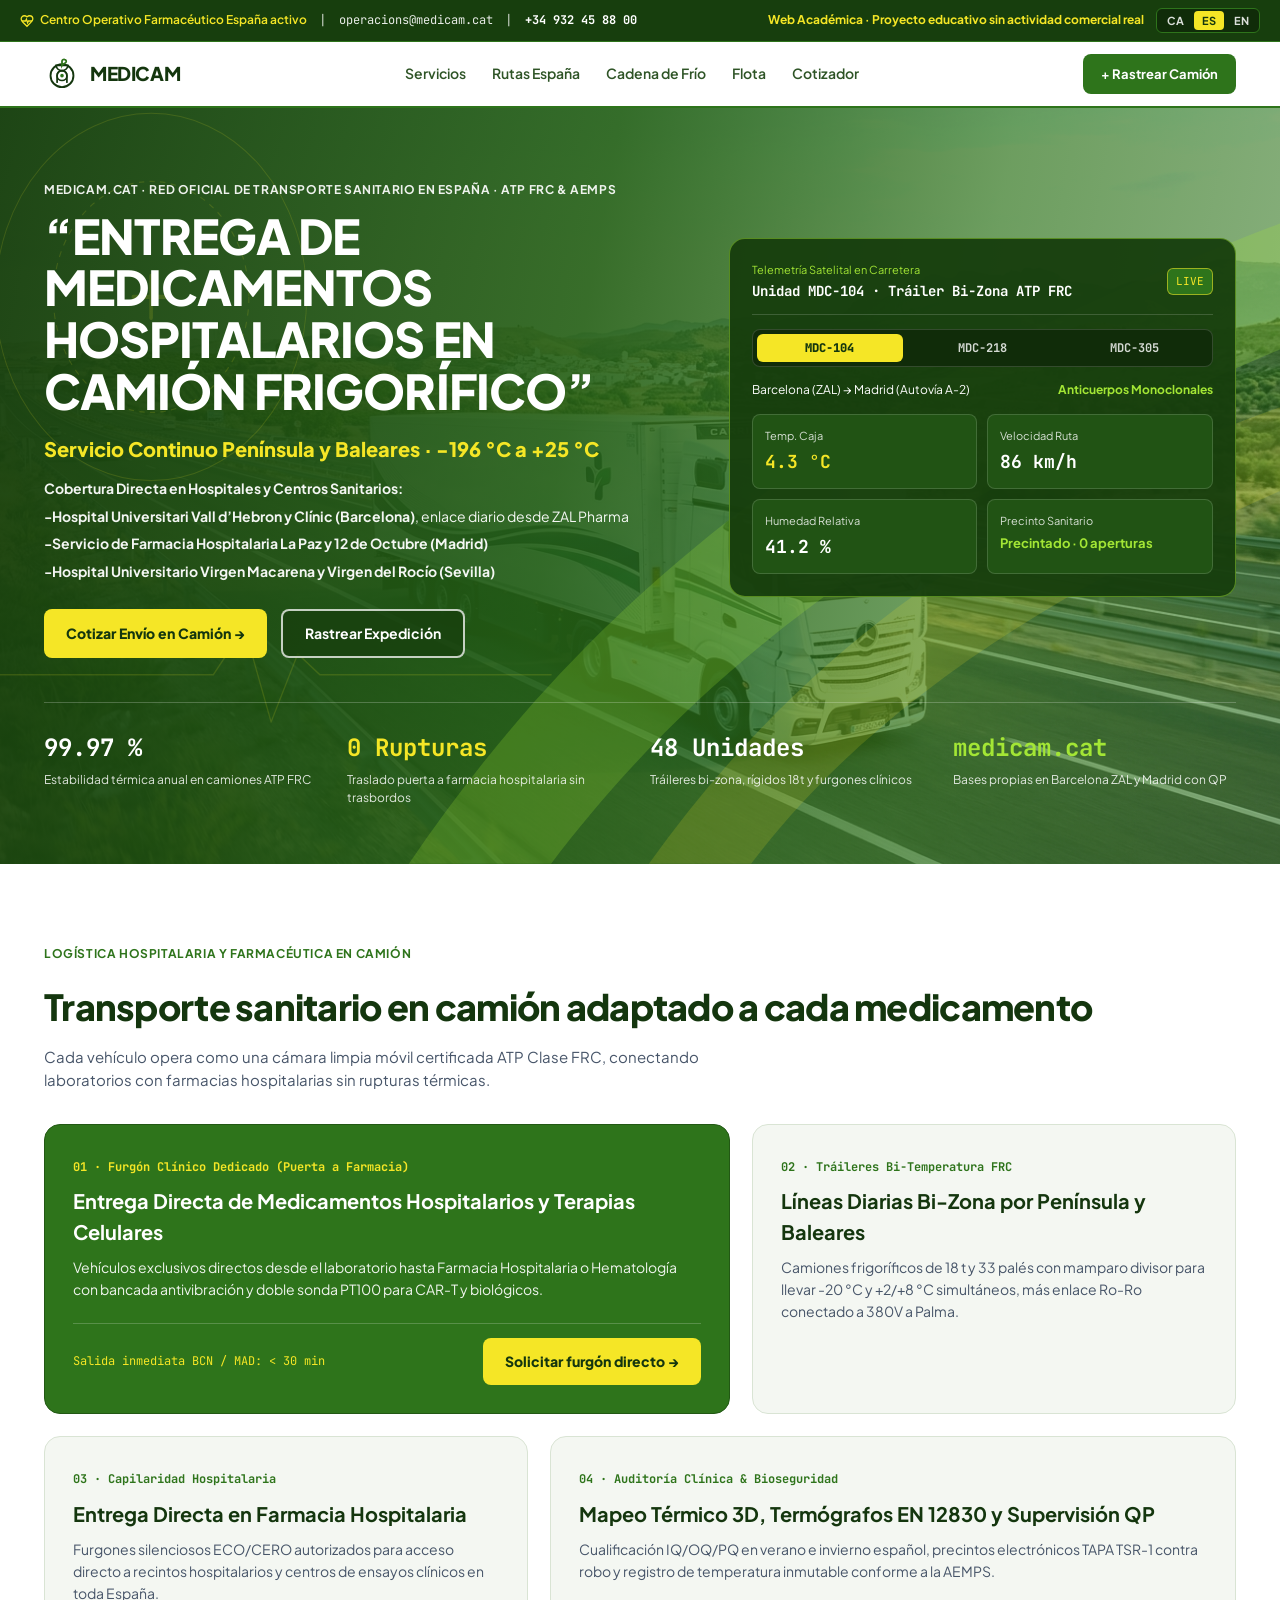
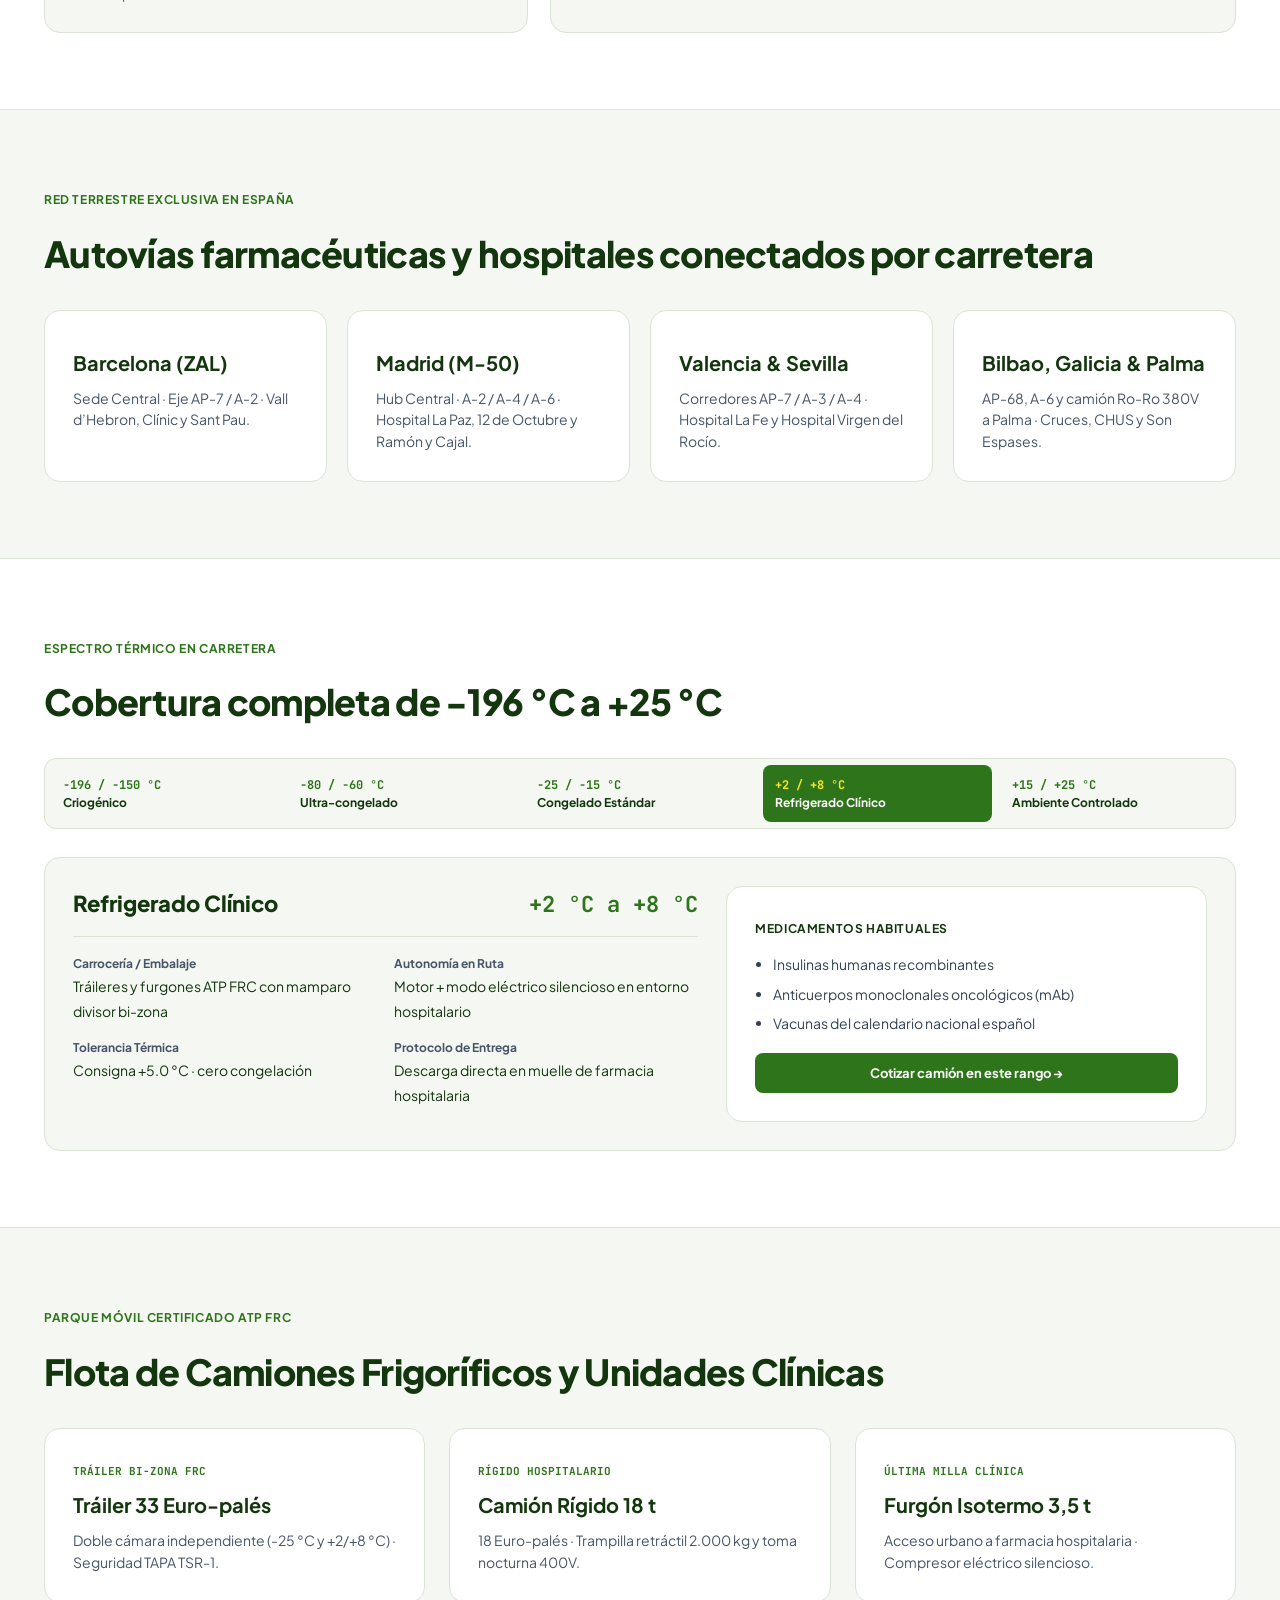
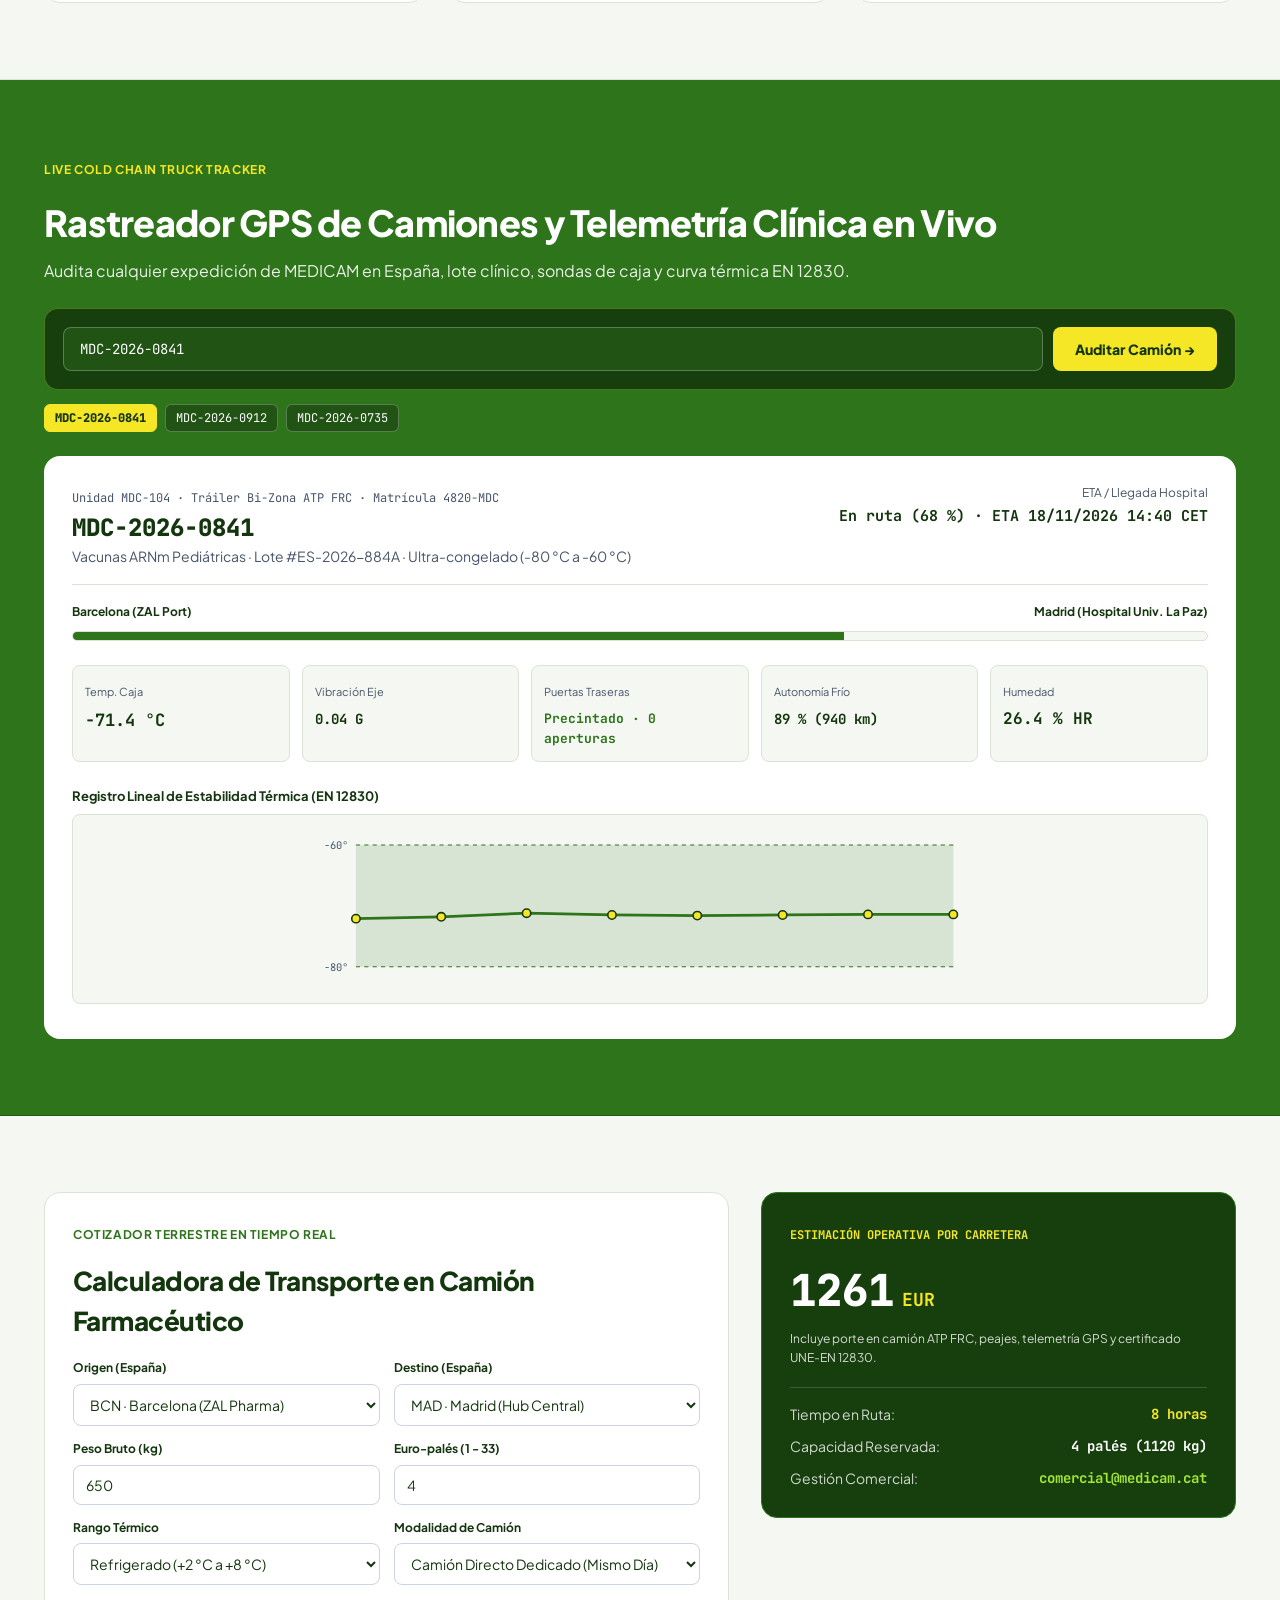
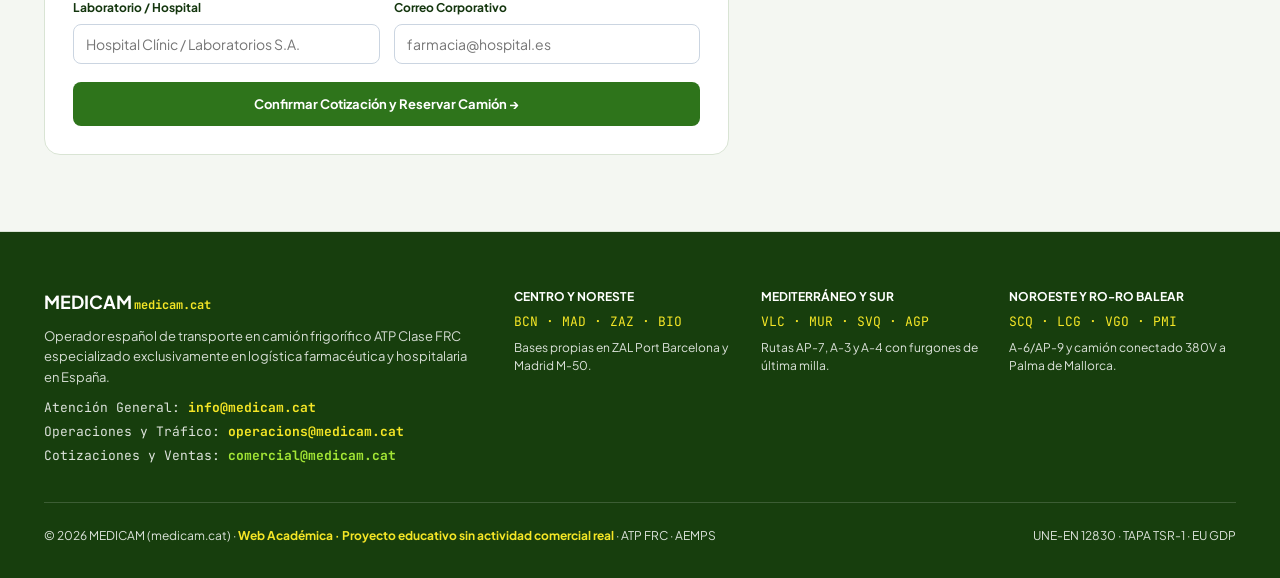
<file: public/medicam-es.html>
<!DOCTYPE html>
<html lang="es">
<head>
  <meta charset="UTF-8" />
  <meta name="viewport" content="width=device-width, initial-scale=1.0" />
  <title>MEDICAM | Transporte Farmacéutico en Camión Frigorífico en España</title>
  <meta name="description" content="Flota española de camiones frigoríficos ATP Clase FRC y furgones clínicos dedicados al transporte de medicamentos en España bajo normativa AEMPS y EU GDP." />
  <link rel="preconnect" href="https://fonts.googleapis.com" />
  <link rel="preconnect" href="https://fonts.gstatic.com" crossorigin />
  <link href="https://fonts.googleapis.com/css2?family=Plus+Jakarta+Sans:wght@500;600;700;800&family=JetBrains+Mono:wght@400;500;600;700&display=swap" rel="stylesheet" />
  <style>
    :root {
      --primary: #14360E;
      --primary-forest: #173E0D;
      --green-pharma: #2E741B;
      --green-hover: #225814;
      --green-lime: #A3E635;
      --yellow-pharma: #F5E626;
      --yellow-hover: #E5D618;
      --bg: #F4F7F2;
      --white: #FFFFFF;
      --muted: #475569;
      --border: #D9E4D4;
    }

    * { box-sizing: border-box; margin: 0; padding: 0; }
    html { scroll-behavior: smooth; font-family: 'Plus Jakarta Sans', system-ui, sans-serif; }
    body { background: var(--bg); color: var(--primary); line-height: 1.55; -webkit-font-smoothing: antialiased; }
    .mono { font-family: 'JetBrains Mono', monospace; font-variant-numeric: tabular-nums; }
    a { color: inherit; text-decoration: none; }
    button, input, select { font-family: inherit; }

    .clinical-grid {
      background-image:
        linear-gradient(to right, rgba(245, 230, 38, 0.06) 1px, transparent 1px),
        linear-gradient(to bottom, rgba(245, 230, 38, 0.06) 1px, transparent 1px);
      background-size: 36px 36px;
    }

    .container { max-width: 1240px; margin: 0 auto; padding: 0 24px; }
    .section { padding: 76px 0; border-bottom: 1px solid var(--border); }
    .section-dark { background: var(--green-pharma); color: var(--white); border-bottom: 1px solid var(--green-hover); }
    .section-white { background: var(--white); }

    .topbar { background: var(--primary-forest); color: rgba(255, 255, 255, 0.9); font-size: 12px; border-bottom: 1px solid var(--green-pharma); }
    .topbar-inner { display: flex; flex-wrap: wrap; align-items: center; justify-content: space-between; gap: 12px; padding: 8px 0; }
    .live-pill { display: inline-flex; align-items: center; gap: 6px; color: var(--yellow-pharma); font-weight: 600; }
    .lang-switch { display: inline-flex; background: #102C09; border: 1px solid var(--green-pharma); border-radius: 6px; padding: 2px; gap: 2px; }
    .lang-btn { border: none; background: transparent; color: rgba(255, 255, 255, 0.85); font-size: 11px; font-weight: 700; padding: 3px 8px; border-radius: 4px; cursor: pointer; }
    .lang-btn.active { background: var(--yellow-pharma); color: var(--primary); }

    header { position: sticky; top: 0; z-index: 40; background: var(--white); border-bottom: 2px solid var(--green-pharma); }
    .nav-inner { height: 64px; display: flex; align-items: center; justify-content: space-between; gap: 24px; }
    .brand { display: flex; align-items: center; gap: 10px; font-weight: 800; font-size: 19px; letter-spacing: -0.02em; color: var(--primary); }
    nav.desktop { display: flex; align-items: center; gap: 26px; font-size: 14px; font-weight: 600; color: #2E5426; }
    nav.desktop a:hover { color: var(--green-pharma); text-decoration: underline; text-underline-offset: 4px; }

    .btn-cta {
      display: inline-flex; align-items: center; gap: 8px; padding: 10px 18px; border-radius: 8px;
      background: var(--green-pharma); color: var(--white); font-size: 13px; font-weight: 700;
      border: none; cursor: pointer; transition: background 0.2s;
    }
    .btn-cta:hover { background: var(--green-hover); }

    .btn-yellow {
      display: inline-flex; align-items: center; gap: 8px; padding: 13px 22px; border-radius: 8px;
      background: var(--yellow-pharma); color: var(--primary); font-size: 14px; font-weight: 800;
      border: none; cursor: pointer; transition: background 0.2s;
    }
    .btn-yellow:hover { background: var(--yellow-hover); }

    .btn-outline {
      display: inline-flex; align-items: center; gap: 8px; padding: 12px 22px; border-radius: 8px;
      border: 2px solid rgba(255, 255, 255, 0.75); background: rgba(23, 62, 13, 0.72); color: var(--white); font-size: 14px; font-weight: 700; cursor: pointer;
    }

    .menu-toggle { display: none; background: none; border: 1px solid var(--border); padding: 6px 10px; border-radius: 6px; cursor: pointer; font-weight: 700; color: var(--primary); }
    .mobile-menu { display: none; background: var(--white); border-bottom: 1px solid var(--border); padding: 12px 24px; flex-direction: column; gap: 8px; }
    .mobile-menu.open { display: flex; }
    .mobile-menu a { padding: 8px 0; font-size: 14px; font-weight: 600; border-bottom: 1px solid #EEF2EC; }

    .hero { background: var(--green-pharma); color: var(--white); padding: 68px 0 56px; position: relative; overflow: hidden; }
    .hero-bg-photo { position: absolute; inset: 0; pointer-events: none; overflow: hidden; }
    .hero-bg-photo img { width: 100%; height: 100%; object-fit: cover; object-position: right; filter: brightness(1.08) contrast(1.05) saturate(1.1); opacity: 0.55; }
    .hero-scrim { position: absolute; inset: 0; background: linear-gradient(100deg, rgba(23, 62, 13, 0.94) 0%, rgba(36, 94, 21, 0.84) 44%, rgba(46, 116, 27, 0.45) 72%, rgba(46, 116, 27, 0.18) 100%); pointer-events: none; }
    .hero-grid { position: relative; display: grid; grid-template-columns: 1.2fr 0.95fr; gap: 44px; align-items: center; }
    .eyebrow { color: rgba(255, 255, 255, 0.92); font-size: 12px; font-weight: 700; letter-spacing: 0.05em; text-transform: uppercase; margin-bottom: 10px; display: inline-flex; align-items: center; gap: 6px; }
    .hero h1 { font-size: clamp(1.95rem, 3.8vw, 3rem); line-height: 1.08; font-weight: 800; letter-spacing: -0.02em; }
    .hero-highlight { color: var(--yellow-pharma); font-size: 20px; font-weight: 800; margin-top: 16px; }
    .hero-list { margin-top: 14px; font-size: 14px; color: rgba(255, 255, 255, 0.95); display: flex; flex-direction: column; gap: 6px; }
    .hero-actions { display: flex; flex-wrap: wrap; gap: 14px; margin-top: 26px; }

    .telemetry-card { background: rgba(23, 62, 13, 0.95); border: 1px solid rgba(163, 230, 53, 0.45); border-radius: 16px; padding: 22px; }
    .flight-tabs { display: flex; gap: 6px; background: #102C09; padding: 4px; border-radius: 8px; margin: 14px 0; border: 1px solid rgba(255, 255, 255, 0.15); }
    .flight-tab { flex: 1; padding: 6px; border: none; border-radius: 6px; background: transparent; color: rgba(255, 255, 255, 0.82); font-size: 12px; font-weight: 700; cursor: pointer; }
    .flight-tab.active { background: var(--yellow-pharma); color: var(--primary); font-weight: 800; }
    .tele-grid { display: grid; grid-template-columns: 1fr 1fr; gap: 10px; margin-top: 14px; }
    .tele-box { background: #215314; border: 1px solid rgba(255, 255, 255, 0.15); border-radius: 8px; padding: 12px; }
    .tele-label { font-size: 11px; color: rgba(255, 255, 255, 0.82); display: block; }
    .tele-val { font-size: 18px; font-weight: 700; margin-top: 4px; }

    .kpi-strip { position: relative; display: grid; grid-template-columns: repeat(4, 1fr); gap: 20px; margin-top: 44px; padding-top: 26px; border-top: 1px solid rgba(255, 255, 255, 0.22); }
    .kpi-num { font-size: 24px; font-weight: 700; }
    .kpi-desc { font-size: 12px; color: rgba(255, 255, 255, 0.85); margin-top: 4px; }

    .bento-grid { display: grid; grid-template-columns: repeat(12, 1fr); gap: 22px; margin-top: 32px; }
    .bento-7 { grid-column: span 7; }
    .bento-5 { grid-column: span 5; }
    .grid-2 { display: grid; grid-template-columns: repeat(2, 1fr); gap: 24px; }
    .grid-3 { display: grid; grid-template-columns: repeat(3, 1fr); gap: 24px; }
    .grid-4 { display: grid; grid-template-columns: repeat(4, 1fr); gap: 20px; }
    .grid-5 { display: grid; grid-template-columns: repeat(5, 1fr); gap: 12px; }

    .card { background: var(--white); border: 1px solid var(--border); border-radius: 16px; padding: 28px; }
    .card-dark { background: var(--green-pharma); color: var(--white); border: 1px solid var(--green-hover); border-radius: 16px; padding: 28px; }
    .card h3, .card-dark h3 { font-size: 20px; font-weight: 700; margin-top: 8px; }
    .card p { font-size: 14px; color: var(--muted); margin-top: 10px; }
    .card-dark p { font-size: 14px; color: rgba(255, 255, 255, 0.92); margin-top: 10px; }
    .section-title { font-size: clamp(1.6rem, 3vw, 2.25rem); font-weight: 800; letter-spacing: -0.02em; margin-top: 6px; }
    .section-lead { font-size: 15px; color: var(--muted); max-width: 660px; margin-top: 10px; }

    .cold-tabs { display: grid; grid-template-columns: repeat(5, 1fr); gap: 8px; background: var(--bg); padding: 6px; border-radius: 12px; border: 1px solid var(--border); margin: 28px 0; }
    .cold-tab { border: none; background: transparent; text-align: left; padding: 12px; border-radius: 8px; cursor: pointer; color: var(--primary); }
    .cold-tab.active { background: var(--green-pharma); color: var(--white); }
    .cold-panel { background: var(--bg); border: 1px solid var(--border); border-radius: 16px; padding: 28px; display: grid; grid-template-columns: 1.3fr 1fr; gap: 28px; }

    .search-bar { display: flex; gap: 10px; background: var(--primary-forest); border: 1px solid rgba(163, 230, 53, 0.35); padding: 18px; border-radius: 14px; margin-top: 24px; }
    .search-bar input { flex: 1; background: #215314; border: 1px solid rgba(255, 255, 255, 0.25); color: var(--white); padding: 12px 16px; border-radius: 8px; font-size: 14px; }
    .code-chips { display: flex; flex-wrap: wrap; gap: 8px; margin-top: 14px; }
    .code-chip { background: #215314; border: 1px solid rgba(255, 255, 255, 0.25); color: var(--white); padding: 5px 10px; border-radius: 6px; font-size: 12px; cursor: pointer; }
    .code-chip.active { background: var(--yellow-pharma); color: var(--primary); font-weight: 800; border-color: var(--yellow-pharma); }

    .tracker-card { background: var(--white); color: var(--primary); border-radius: 16px; padding: 28px; margin-top: 24px; }
    .progress-track { height: 10px; background: var(--bg); border-radius: 999px; overflow: hidden; margin: 10px 0 24px; border: 1px solid var(--border); }
    .progress-fill { height: 100%; background: var(--green-pharma); transition: width 0.4s ease; }

    .calc-grid { display: grid; grid-template-columns: 1.3fr 0.9fr; gap: 32px; align-items: start; }
    .form-grid { display: grid; grid-template-columns: 1fr 1fr; gap: 14px; margin-top: 18px; }
    .field label { display: block; font-size: 12px; font-weight: 700; color: var(--primary); margin-bottom: 6px; }
    .field input, .field select { width: 100%; padding: 10px 12px; border: 1px solid #CBD5E1; border-radius: 8px; font-size: 14px; background: var(--white); color: var(--primary); }
    .summary-card { background: var(--primary-forest); color: var(--white); border-radius: 16px; padding: 28px; border: 1px solid var(--green-pharma); }

    footer { background: var(--primary-forest); color: rgba(255, 255, 255, 0.85); padding: 56px 0 32px; font-size: 13px; }
    .footer-grid { display: grid; grid-template-columns: 1.2fr 2fr; gap: 36px; padding-bottom: 36px; border-bottom: 1px solid rgba(255, 255, 255, 0.16); }
    .footer-hubs { display: grid; grid-template-columns: repeat(3, 1fr); gap: 20px; }

    @media (max-width: 960px) {
      nav.desktop, .desktop-only { display: none !important; }
      .menu-toggle { display: block; }
      .hero-grid, .cold-panel, .calc-grid, .footer-grid { grid-template-columns: 1fr; }
      .bento-7, .bento-5 { grid-column: span 12; }
      .grid-2, .grid-3, .grid-4, .grid-5, .cold-tabs, .kpi-strip, .footer-hubs { grid-template-columns: 1fr 1fr; }
    }
    @media (max-width: 600px) {
      .grid-2, .grid-3, .grid-4, .grid-5, .cold-tabs, .form-grid, .footer-hubs { grid-template-columns: 1fr; }
      .search-bar { flex-direction: column; }
    }
  </style>
</head>
<body>
  <div class="topbar">
    <div class="container topbar-inner">
      <div style="display:flex;align-items:center;gap:14px;flex-wrap:wrap;">
        <span class="live-pill">
          <svg width="14" height="14" viewBox="0 0 24 24" fill="none" stroke="currentColor" stroke-width="2.2"><path d="M19 14c1.49-1.46 3-3.21 3-5.5A5.5 5.5 0 0 0 16.5 3c-1.76 0-3 .5-4.5 2-1.5-1.5-2.74-2-4.5-2A5.5 5.5 0 0 0 2 8.5c0 2.3 1.5 4.05 3 5.5l7 7Z"/><path d="M3.22 12H9.5l1.5-3 2 6 1.5-3h6.27"/></svg>
          <span id="lbl-desk">Centro Operativo Farmacéutico España activo</span>
        </span>
        <span>|</span>
        <a href="mailto:operacions@medicam.cat" class="mono">operacions@medicam.cat</a>
        <span>|</span>
        <a href="tel:+34932458800" class="mono"><strong style="color:#fff">+34 932 45 88 00</strong></a>
      </div>
      <div style="display:flex;align-items:center;gap:12px;">
        <span style="color:var(--yellow-pharma);font-weight:700;">Web Académica · Proyecto educativo sin actividad comercial real</span>
        <div class="lang-switch">
          <button class="lang-btn" onclick="setLang('ca', this)">CA</button>
          <button class="lang-btn active" onclick="setLang('es', this)">ES</button>
          <button class="lang-btn" onclick="setLang('en', this)">EN</button>
        </div>
      </div>
    </div>
  </div>

  <header>
    <div class="container nav-inner">
      <a href="#inicio" class="brand">
        <svg width="36" height="36" viewBox="0 0 44 44" fill="none">
          <circle cx="22" cy="24" r="14" stroke="#14360E" stroke-width="2.3"/>
          <circle cx="22" cy="24" r="6" stroke="#14360E" stroke-width="2"/>
          <path d="M16 32V24C16 20.7 18.7 18 22 18C25.3 18 28 20.7 28 24V32" stroke="#14360E" stroke-width="2.1" stroke-linecap="round"/>
          <path d="M14.5 11.5H29.5C28.5 15.5 25.5 17.8 22 17.8C18.5 17.8 15.5 15.5 14.5 11.5Z" stroke="#14360E" stroke-width="2.1" stroke-linejoin="round"/>
          <path d="M22 11.5V6.5C22 4.8 23.6 3.8 25.4 4.3C27 4.7 27.6 6.2 26.8 7.6C25.9 9 23.2 9.4 22 11.5Z" stroke="#2E741B" stroke-width="2.2" stroke-linecap="round"/>
          <circle cx="22" cy="24" r="2.2" fill="#2E741B"/>
        </svg>
        <span>MEDICAM</span>
      </a>

      <nav class="desktop">
        <a href="#servicios">Servicios</a>
        <a href="#corredores">Rutas España</a>
        <a href="#espectro">Cadena de Frío</a>
        <a href="#flota">Flota</a>
        <a href="#cotizador">Cotizador</a>
      </nav>

      <div style="display:flex;align-items:center;gap:10px;">
        <a href="#tracker" class="btn-cta desktop-only">+ Rastrear Camión</a>
        <button class="menu-toggle" onclick="document.getElementById('mobileMenu').classList.toggle('open')">Menú</button>
      </div>
    </div>
    <div id="mobileMenu" class="mobile-menu">
      <a href="#servicios" onclick="this.parentElement.classList.remove('open')">Servicios</a>
      <a href="#corredores" onclick="this.parentElement.classList.remove('open')">Rutas España</a>
      <a href="#espectro" onclick="this.parentElement.classList.remove('open')">Cadena de Frío</a>
      <a href="#flota" onclick="this.parentElement.classList.remove('open')">Flota</a>
      <a href="#tracker" onclick="this.parentElement.classList.remove('open')">Rastrear Camión</a>
      <a href="#cotizador" onclick="this.parentElement.classList.remove('open')">Cotizador</a>
    </div>
  </header>

  <section id="inicio" class="hero clinical-grid">
    <div class="hero-bg-photo">
      <img src="/src/assets/images/hero_pharma_truck_spain_1795018963010.jpg" alt="Camión frigorífico farmacéutico MEDICAM España" style="object-position:center;" />
    </div>
    <div class="hero-scrim"></div>
    <svg viewBox="0 0 1440 720" preserveAspectRatio="none" style="position:absolute;inset:0;width:100%;height:100%;pointer-events:none;" aria-hidden="true">
      <g opacity="0.14" stroke="#F5E626" fill="none">
        <circle cx="170" cy="180" r="110" stroke-width="1.2" stroke-dasharray="6 6"/>
        <circle cx="170" cy="180" r="175" stroke-width="1"/>
        <path d="M150 180H190M170 160V200" stroke-width="4" stroke-linecap="round"/>
        <path d="M0 540 H240 L275 495 L305 585 L335 520 L360 540 H620" stroke-width="1.5" stroke-linecap="round" stroke-linejoin="round"/>
      </g>
      <path d="M 460 720 C 660 470, 940 270, 1440 110 L 1440 230 C 1020 380, 790 530, 620 720 Z" fill="#A3E635" fill-opacity="0.22"/>
      <path d="M 730 720 C 890 530, 1110 385, 1440 285 L 1440 365 C 1170 465, 975 575, 845 720 Z" fill="#F5E626" fill-opacity="0.16"/>
    </svg>

    <div class="container">
      <div class="hero-grid">
        <div>
          <span class="eyebrow">medicam.cat · Red Oficial de Transporte Sanitario en España · ATP FRC &amp; AEMPS</span>
          <h1 id="hero-title">“ENTREGA DE MEDICAMENTOS HOSPITALARIOS EN CAMIÓN FRIGORÍFICO”</h1>
          <div id="hero-sub" class="hero-highlight">Servicio Continuo Península y Baleares · -196 °C a +25 °C</div>
          <div class="hero-list">
            <strong>Cobertura Directa en Hospitales y Centros Sanitarios:</strong>
            <span><strong>-Hospital Universitari Vall d’Hebron y Clínic (Barcelona)</strong>, enlace diario desde ZAL Pharma</span>
            <span><strong>-Servicio de Farmacia Hospitalaria La Paz y 12 de Octubre (Madrid)</strong></span>
            <span><strong>-Hospital Universitario Virgen Macarena y Virgen del Rocío (Sevilla)</strong></span>
          </div>
          <div class="hero-actions">
            <a href="#cotizador" class="btn-yellow">Cotizar Envío en Camión →</a>
            <a href="#tracker" class="btn-outline">Rastrear Expedición</a>
          </div>
        </div>

        <div class="telemetry-card">
          <div style="display:flex;justify-content:space-between;align-items:center;padding-bottom:12px;border-bottom:1px solid rgba(255,255,255,0.16);">
            <div>
              <span style="font-size:11px;color:var(--green-lime);display:block;">Telemetría Satelital en Carretera</span>
              <strong id="hero-unit-name" class="mono" style="font-size:14px;">Unidad MDC-104 · Tráiler Bi-Zona ATP FRC</strong>
            </div>
            <span class="mono" style="font-size:11px;color:var(--yellow-pharma);background:var(--green-pharma);border:1px solid rgba(245,230,38,0.55);padding:4px 8px;border-radius:6px;">LIVE</span>
          </div>

          <div class="flight-tabs">
            <button class="flight-tab active mono" onclick="selectHeroTruck(0, this)">MDC-104</button>
            <button class="flight-tab mono" onclick="selectHeroTruck(1, this)">MDC-218</button>
            <button class="flight-tab mono" onclick="selectHeroTruck(2, this)">MDC-305</button>
          </div>

          <div style="display:flex;justify-content:space-between;font-size:12px;color:#fff;gap:8px;">
            <span id="hero-route">Barcelona (ZAL) → Madrid (Autovía A-2)</span>
            <span id="hero-cargo" style="color:var(--green-lime);font-weight:700;">Anticuerpos Monoclonales</span>
          </div>

          <div class="tele-grid">
            <div class="tele-box">
              <span class="tele-label">Temp. Caja</span>
              <div id="hero-temp" class="tele-val mono" style="color:var(--yellow-pharma);">4.3 °C</div>
            </div>
            <div class="tele-box">
              <span class="tele-label">Velocidad Ruta</span>
              <div id="hero-speed" class="tele-val mono">86 km/h</div>
            </div>
            <div class="tele-box">
              <span class="tele-label">Humedad Relativa</span>
              <div id="hero-hum" class="tele-val mono">41.2 %</div>
            </div>
            <div class="tele-box">
              <span class="tele-label">Precinto Sanitario</span>
              <div id="hero-seal" class="tele-val" style="font-size:13px;color:var(--green-lime);">Precintado · 0 aperturas</div>
            </div>
          </div>
        </div>
      </div>

      <div class="kpi-strip">
        <div><div class="kpi-num mono">99.97 %</div><div class="kpi-desc">Estabilidad térmica anual en camiones ATP FRC</div></div>
        <div><div class="kpi-num mono" style="color:var(--yellow-pharma);">0 Rupturas</div><div class="kpi-desc">Traslado puerta a farmacia hospitalaria sin trasbordos</div></div>
        <div><div class="kpi-num mono">48 Unidades</div><div class="kpi-desc">Tráileres bi-zona, rígidos 18t y furgones clínicos</div></div>
        <div><div class="kpi-num mono" style="color:var(--green-lime);">medicam.cat</div><div class="kpi-desc">Bases propias en Barcelona ZAL y Madrid con QP</div></div>
      </div>
    </div>
  </section>

  <section id="servicios" class="section section-white">
    <div class="container">
      <span class="eyebrow" style="color:var(--green-pharma);">Logística Hospitalaria y Farmacéutica en Camión</span>
      <h2 class="section-title">Transporte sanitario en camión adaptado a cada medicamento</h2>
      <p class="section-lead">Cada vehículo opera como una cámara limpia móvil certificada ATP Clase FRC, conectando laboratorios con farmacias hospitalarias sin rupturas térmicas.</p>

      <div class="bento-grid">
        <article class="card-dark bento-7">
          <span class="mono" style="font-size:12px;color:var(--yellow-pharma);font-weight:700;">01 · Furgón Clínico Dedicado (Puerta a Farmacia)</span>
          <h3>Entrega Directa de Medicamentos Hospitalarios y Terapias Celulares</h3>
          <p>Vehículos exclusivos directos desde el laboratorio hasta Farmacia Hospitalaria o Hematología con bancada antivibración y doble sonda PT100 para CAR-T y biológicos.</p>
          <div style="margin-top:22px;padding-top:14px;border-top:1px solid rgba(255,255,255,0.2);display:flex;justify-content:space-between;align-items:center;flex-wrap:wrap;gap:10px;">
            <span class="mono" style="font-size:12px;color:var(--yellow-pharma);">Salida inmediata BCN / MAD: &lt; 30 min</span>
            <a href="#cotizador" class="btn-yellow">Solicitar furgón directo →</a>
          </div>
        </article>

        <article class="card bento-5" style="background:var(--bg);">
          <span class="mono" style="font-size:12px;color:var(--green-pharma);font-weight:700;">02 · Tráileres Bi-Temperatura FRC</span>
          <h3>Líneas Diarias Bi-Zona por Península y Baleares</h3>
          <p>Camiones frigoríficos de 18 t y 33 palés con mamparo divisor para llevar -20 °C y +2/+8 °C simultáneos, más enlace Ro-Ro conectado a 380V a Palma.</p>
        </article>

        <article class="card bento-5" style="background:var(--bg);">
          <span class="mono" style="font-size:12px;color:var(--green-pharma);font-weight:700;">03 · Capilaridad Hospitalaria</span>
          <h3>Entrega Directa en Farmacia Hospitalaria</h3>
          <p>Furgones silenciosos ECO/CERO autorizados para acceso directo a recintos hospitalarios y centros de ensayos clínicos en toda España.</p>
        </article>

        <article class="card bento-7" style="background:var(--bg);">
          <span class="mono" style="font-size:12px;color:var(--green-pharma);font-weight:700;">04 · Auditoría Clínica &amp; Bioseguridad</span>
          <h3>Mapeo Térmico 3D, Termógrafos EN 12830 y Supervisión QP</h3>
          <p>Cualificación IQ/OQ/PQ en verano e invierno español, precintos electrónicos TAPA TSR-1 contra robo y registro de temperatura inmutable conforme a la AEMPS.</p>
        </article>
      </div>
    </div>
  </section>

  <section id="corredores" class="section">
    <div class="container">
      <span class="eyebrow" style="color:var(--green-pharma);">Red Terrestre Exclusiva en España</span>
      <h2 class="section-title">Autovías farmacéuticas y hospitales conectados por carretera</h2>
      <div class="grid-4" style="margin-top:28px;">
        <div class="card"><h3>Barcelona (ZAL)</h3><p>Sede Central · Eje AP-7 / A-2 · Vall d’Hebron, Clínic y Sant Pau.</p></div>
        <div class="card"><h3>Madrid (M-50)</h3><p>Hub Central · A-2 / A-4 / A-6 · Hospital La Paz, 12 de Octubre y Ramón y Cajal.</p></div>
        <div class="card"><h3>Valencia &amp; Sevilla</h3><p>Corredores AP-7 / A-3 / A-4 · Hospital La Fe y Hospital Virgen del Rocío.</p></div>
        <div class="card"><h3>Bilbao, Galicia &amp; Palma</h3><p>AP-68, A-6 y camión Ro-Ro 380V a Palma · Cruces, CHUS y Son Espases.</p></div>
      </div>
    </div>
  </section>

  <section id="espectro" class="section section-white">
    <div class="container">
      <span class="eyebrow" style="color:var(--green-pharma);">Espectro Térmico en Carretera</span>
      <h2 class="section-title">Cobertura completa de -196 °C a +25 °C</h2>

      <div class="cold-tabs" id="cold-tabs"></div>

      <div class="cold-panel">
        <div>
          <div style="display:flex;justify-content:space-between;align-items:baseline;border-bottom:1px solid var(--border);padding-bottom:14px;gap:12px;flex-wrap:wrap;">
            <h3 id="cold-name" style="font-size:22px;font-weight:800;"></h3>
            <span id="cold-range" class="mono" style="font-size:22px;font-weight:700;color:var(--green-pharma);"></span>
          </div>
          <div class="grid-2" style="margin-top:18px;gap:16px;">
            <div><strong style="font-size:12px;color:var(--muted);display:block;">Carrocería / Embalaje</strong><span id="cold-pack" style="font-size:14px;"></span></div>
            <div><strong style="font-size:12px;color:var(--muted);display:block;">Autonomía en Ruta</strong><span id="cold-aut" style="font-size:14px;"></span></div>
            <div><strong style="font-size:12px;color:var(--muted);display:block;">Tolerancia Térmica</strong><span id="cold-tol" style="font-size:14px;"></span></div>
            <div><strong style="font-size:12px;color:var(--muted);display:block;">Protocolo de Entrega</strong><span id="cold-prot" style="font-size:14px;"></span></div>
          </div>
        </div>
        <div class="card">
          <strong style="font-size:12px;text-transform:uppercase;letter-spacing:0.05em;">Medicamentos Habituales</strong>
          <ul id="cold-meds" style="margin-top:14px;padding-left:18px;font-size:14px;color:#334155;display:flex;flex-direction:column;gap:8px;"></ul>
          <a href="#cotizador" class="btn-cta" style="margin-top:18px;width:100%;justify-content:center;">Cotizar camión en este rango →</a>
        </div>
      </div>
    </div>
  </section>

  <section id="flota" class="section">
    <div class="container">
      <span class="eyebrow" style="color:var(--green-pharma);">Parque Móvil Certificado ATP FRC</span>
      <h2 class="section-title">Flota de Camiones Frigoríficos y Unidades Clínicas</h2>
      <div class="grid-3" style="margin-top:28px;">
        <article class="card"><span class="mono" style="font-size:11px;color:var(--green-pharma);font-weight:700;">TRÁILER BI-ZONA FRC</span><h3>Tráiler 33 Euro-palés</h3><p>Doble cámara independiente (-25 °C y +2/+8 °C) · Seguridad TAPA TSR-1.</p></article>
        <article class="card"><span class="mono" style="font-size:11px;color:var(--green-pharma);font-weight:700;">RÍGIDO HOSPITALARIO</span><h3>Camión Rígido 18 t</h3><p>18 Euro-palés · Trampilla retráctil 2.000 kg y toma nocturna 400V.</p></article>
        <article class="card"><span class="mono" style="font-size:11px;color:var(--green-pharma);font-weight:700;">ÚLTIMA MILLA CLÍNICA</span><h3>Furgón Isotermo 3,5 t</h3><p>Acceso urbano a farmacia hospitalaria · Compresor eléctrico silencioso.</p></article>
      </div>
    </div>
  </section>

  <section id="tracker" class="section section-dark clinical-grid">
    <div class="container">
      <span class="eyebrow" style="color:var(--yellow-pharma);">Live Cold Chain Truck Tracker</span>
      <h2 class="section-title" style="color:#fff;">Rastreador GPS de Camiones y Telemetría Clínica en Vivo</h2>
      <p style="color:rgba(255,255,255,0.9);margin-top:8px;">Audita cualquier expedición de MEDICAM en España, lote clínico, sondas de caja y curva térmica EN 12830.</p>

      <div class="search-bar">
        <input id="awb-input" type="text" class="mono" value="MDC-2026-0841" placeholder="Introduce código (ej: MDC-2026-0841)..." />
        <button class="btn-yellow" onclick="trackShipment()">Auditar Camión →</button>
      </div>

      <div class="code-chips">
        <button class="code-chip active mono" onclick="trackShipment('MDC-2026-0841', this)">MDC-2026-0841</button>
        <button class="code-chip mono" onclick="trackShipment('MDC-2026-0912', this)">MDC-2026-0912</button>
        <button class="code-chip mono" onclick="trackShipment('MDC-2026-0735', this)">MDC-2026-0735</button>
      </div>

      <div id="tracker-error" style="display:none;margin-top:16px;padding:12px 16px;border-radius:10px;background:rgba(127,29,29,0.75);border:1px solid rgba(252,165,165,0.5);color:#FEE2E2;font-size:13px;font-weight:600;"></div>

      <div id="tracker-result" class="tracker-card">
        <div style="display:flex;justify-content:space-between;flex-wrap:wrap;gap:12px;border-bottom:1px solid var(--border);padding-bottom:16px;">
          <div>
            <span id="tr-unit" class="mono" style="font-size:12px;color:var(--muted);"></span>
            <h3 id="tr-code" class="mono" style="font-size:24px;font-weight:800;"></h3>
            <p id="tr-prod" style="font-size:14px;color:var(--muted);"></p>
          </div>
          <div style="text-align:right;">
            <span style="font-size:12px;color:var(--muted);display:block;">ETA / Llegada Hospital</span>
            <strong id="tr-eta" class="mono" style="font-size:15px;"></strong>
          </div>
        </div>

        <div style="margin-top:18px;">
          <div style="display:flex;justify-content:space-between;font-size:12px;font-weight:700;">
            <span id="tr-orig"></span>
            <span id="tr-dest"></span>
          </div>
          <div class="progress-track"><div id="tr-bar" class="progress-fill"></div></div>
        </div>

        <div class="grid-5">
          <div style="background:var(--bg);border:1px solid var(--border);padding:12px;border-radius:8px;">
            <span style="font-size:11px;color:var(--muted);">Temp. Caja</span>
            <div id="tr-temp" class="mono" style="font-size:17px;font-weight:700;margin-top:4px;"></div>
          </div>
          <div style="background:var(--bg);border:1px solid var(--border);padding:12px;border-radius:8px;">
            <span style="font-size:11px;color:var(--muted);">Vibración Eje</span>
            <div id="tr-g" class="mono" style="font-size:14px;font-weight:700;margin-top:6px;"></div>
          </div>
          <div style="background:var(--bg);border:1px solid var(--border);padding:12px;border-radius:8px;">
            <span style="font-size:11px;color:var(--muted);">Puertas Traseras</span>
            <div id="tr-door" class="mono" style="font-size:13px;font-weight:700;color:var(--green-pharma);margin-top:6px;"></div>
          </div>
          <div style="background:var(--bg);border:1px solid var(--border);padding:12px;border-radius:8px;">
            <span style="font-size:11px;color:var(--muted);">Autonomía Frío</span>
            <div id="tr-bat" class="mono" style="font-size:14px;font-weight:700;margin-top:6px;"></div>
          </div>
          <div style="background:var(--bg);border:1px solid var(--border);padding:12px;border-radius:8px;">
            <span style="font-size:11px;color:var(--muted);">Humedad</span>
            <div id="tr-hum" class="mono" style="font-size:16px;font-weight:700;margin-top:4px;"></div>
          </div>
        </div>

        <div style="margin-top:24px;">
          <strong style="font-size:13px;display:block;margin-bottom:8px;">Registro Lineal de Estabilidad Térmica (EN 12830)</strong>
          <svg id="thermal-svg" viewBox="0 0 640 180" style="width:100%;height:190px;background:var(--bg);border:1px solid var(--border);border-radius:8px;"></svg>
        </div>
      </div>
    </div>
  </section>

  <section id="cotizador" class="section">
    <div class="container">
      <div class="calc-grid">
        <div class="card">
          <span class="eyebrow" style="color:var(--green-pharma);">Cotizador Terrestre en Tiempo Real</span>
          <h2 class="section-title" style="font-size:26px;">Calculadora de Transporte en Camión Farmacéutico</h2>
          <form onsubmit="submitQuote(event)">
            <div class="form-grid">
              <div class="field">
                <label>Origen (España)</label>
                <select id="q-origin" onchange="recalcQuote()">
                  <option>BCN · Barcelona (ZAL Pharma)</option>
                  <option>MAD · Madrid (Hub Central)</option>
                  <option>VLC · Valencia (Ribarroja)</option>
                  <option>BIO · Bilbao (Corredor Norte)</option>
                  <option>SVQ · Sevilla (Plataforma Sur)</option>
                </select>
              </div>
              <div class="field">
                <label>Destino (España)</label>
                <select id="q-dest" onchange="recalcQuote()">
                  <option>MAD · Madrid (Hub Central)</option>
                  <option>BCN · Barcelona (ZAL Pharma)</option>
                  <option>VLC · Valencia (Ribarroja)</option>
                  <option>SVQ · Sevilla (Plataforma Sur)</option>
                  <option>BIO · Bilbao (Corredor Norte)</option>
                  <option>SCQ · Santiago / A Coruña (Galicia)</option>
                  <option>PMI · Palma de Mallorca (Ro-Ro 380V)</option>
                </select>
              </div>
              <div class="field"><label>Peso Bruto (kg)</label><input id="q-weight" type="number" value="650" min="1" oninput="recalcQuote()" /></div>
              <div class="field"><label>Euro-palés (1 - 33)</label><input id="q-pallets" type="number" value="4" min="1" max="33" oninput="recalcQuote()" /></div>
              <div class="field">
                <label>Rango Térmico</label>
                <select id="q-temp" onchange="recalcQuote()">
                  <option value="1.9">Criogénico (-196 °C a -150 °C)</option>
                  <option value="1.55">Ultra-congelado (-80 °C a -60 °C)</option>
                  <option value="1.25">Congelado (-25 °C a -15 °C)</option>
                  <option value="1.12" selected>Refrigerado (+2 °C a +8 °C)</option>
                  <option value="1.0">Ambiente Controlado (+15 °C a +25 °C)</option>
                </select>
              </div>
              <div class="field">
                <label>Modalidad de Camión</label>
                <select id="q-urg" onchange="recalcQuote()">
                  <option value="consolidado">Grupaje Refrigerado GDP (24h)</option>
                  <option value="directo" selected>Camión Directo Dedicado (Mismo Día)</option>
                  <option value="furgon_urgente">Furgón Clínico Express (Farmacia Hospitalaria)</option>
                </select>
              </div>
              <div class="field"><label>Laboratorio / Hospital</label><input id="q-company" type="text" required placeholder="Hospital Clínic / Laboratorios S.A." /></div>
              <div class="field"><label>Correo Corporativo</label><input id="q-email" type="email" required placeholder="farmacia@hospital.es" /></div>
            </div>
            <div id="q-msg" style="display:none;margin-top:14px;padding:12px;border-radius:8px;background:rgba(46,116,27,0.12);border:1px solid rgba(46,116,27,0.35);color:var(--primary);font-size:13px;font-weight:600;"></div>
            <button type="submit" class="btn-cta" style="margin-top:18px;width:100%;justify-content:center;padding:14px;">Confirmar Cotización y Reservar Camión →</button>
          </form>
        </div>

        <div class="summary-card">
          <span class="mono" style="font-size:12px;color:var(--yellow-pharma);text-transform:uppercase;font-weight:700;">Estimación Operativa por Carretera</span>
          <div style="margin-top:10px;display:flex;align-items:baseline;gap:8px;">
            <span id="q-price" class="mono" style="font-size:44px;font-weight:800;">1.263</span>
            <span class="mono" style="color:var(--yellow-pharma);font-size:18px;font-weight:700;">EUR</span>
          </div>
          <p style="font-size:12px;color:rgba(255,255,255,0.82);margin-top:6px;">Incluye porte en camión ATP FRC, peajes, telemetría GPS y certificado UNE-EN 12830.</p>
          <div style="margin-top:20px;padding-top:16px;border-top:1px solid rgba(255,255,255,0.16);display:flex;flex-direction:column;gap:10px;font-size:14px;">
            <div style="display:flex;justify-content:space-between;"><span style="color:rgba(255,255,255,0.8);">Tiempo en Ruta:</span><strong id="q-hours" class="mono" style="color:var(--yellow-pharma);">7 horas</strong></div>
            <div style="display:flex;justify-content:space-between;"><span style="color:rgba(255,255,255,0.8);">Capacidad Reservada:</span><strong id="q-cw" class="mono">4 palés (1.120 kg)</strong></div>
            <div style="display:flex;justify-content:space-between;"><span style="color:rgba(255,255,255,0.8);">Gestión Comercial:</span><strong class="mono" style="color:var(--green-lime);">comercial@medicam.cat</strong></div>
          </div>
        </div>
      </div>
    </div>
  </section>

  <footer>
    <div class="container">
      <div class="footer-grid">
        <div>
          <strong style="font-size:18px;color:#fff;">MEDICAM</strong> <span class="mono" style="color:var(--yellow-pharma);font-size:12px;font-weight:700;">medicam.cat</span>
          <p style="margin-top:10px;color:rgba(255,255,255,0.82);line-height:1.6;">Operador español de transporte en camión frigorífico ATP Clase FRC especializado exclusivamente en logística farmacéutica y hospitalaria en España.</p>
          <p class="mono" style="margin-top:10px;">Atención General: <strong style="color:var(--yellow-pharma);">info@medicam.cat</strong></p>
          <p class="mono" style="margin-top:4px;">Operaciones y Tráfico: <strong style="color:var(--yellow-pharma);">operacions@medicam.cat</strong></p>
          <p class="mono" style="margin-top:4px;">Cotizaciones y Ventas: <strong style="color:var(--green-lime);">comercial@medicam.cat</strong></p>
        </div>
        <div class="footer-hubs">
          <div><h4 style="color:#fff;font-size:12px;text-transform:uppercase;">Centro y Noreste</h4><p class="mono" style="color:var(--yellow-pharma);margin:6px 0;">BCN · MAD · ZAZ · BIO</p><p style="font-size:12px;">Bases propias en ZAL Port Barcelona y Madrid M-50.</p></div>
          <div><h4 style="color:#fff;font-size:12px;text-transform:uppercase;">Mediterráneo y Sur</h4><p class="mono" style="color:var(--yellow-pharma);margin:6px 0;">VLC · MUR · SVQ · AGP</p><p style="font-size:12px;">Rutas AP-7, A-3 y A-4 con furgones de última milla.</p></div>
          <div><h4 style="color:#fff;font-size:12px;text-transform:uppercase;">Noroeste y Ro-Ro Balear</h4><p class="mono" style="color:var(--yellow-pharma);margin:6px 0;">SCQ · LCG · VGO · PMI</p><p style="font-size:12px;">A-6/AP-9 y camión conectado 380V a Palma de Mallorca.</p></div>
        </div>
      </div>
      <div style="padding-top:24px;display:flex;justify-content:space-between;flex-wrap:wrap;gap:12px;font-size:12px;">
        <span>© 2026 MEDICAM (medicam.cat) · <strong style="color:var(--yellow-pharma);">Web Académica · Proyecto educativo sin actividad comercial real</strong> · ATP FRC · AEMPS</span>
        <span>UNE-EN 12830 · TAPA TSR-1 · EU GDP</span>
      </div>
    </div>
  </footer>

  <script>
    const HERO_TRUCKS = [
      { name: 'Unidad MDC-104 · Tráiler Bi-Zona ATP FRC', route: 'Barcelona (ZAL) → Madrid (Autovía A-2)', cargo: 'Anticuerpos Monoclonales', temp: '4.3 °C', speed: '86 km/h', hum: '41.2 %', seal: 'Precintado · 0 aperturas' },
      { name: 'Unidad MDC-218 · Camión Rígido 18 t FRC', route: 'Madrid → Sevilla (Autovía A-4)', cargo: 'Vacunas Biológicas ARNm', temp: '-71.8 °C', speed: '88 km/h', hum: '28.5 %', seal: 'Precintado · 0 aperturas' },
      { name: 'Unidad MDC-305 · Furgón Clínico Isotermo', route: 'Barcelona → Palma (Ro-Ro 380V Conectado)', cargo: 'Terapia CAR-T · Cryoport', temp: '-191.4 °C', speed: 'Enlace 380V', hum: '14.0 %', seal: 'Custodia QP · AEMPS' }
    ];

    const COLD_DATA = [
      { id: 'crio', short: '-196 / -150 °C', title: 'Criogénico (LN2 Vapor Seco)', range: '-196 °C a -150 °C', pack: 'Tanques Cryoport en anclaje antivibración dentro de furgón climatizado', aut: '336 horas (14 días) autónomos en carretera', tol: '± 0.0 °C sobre umbral -150 °C', prot: 'Entrega directa en mano en sala blanca hospitalaria', meds: ['Terapias génicas y celulares CAR-T autólogas', 'Células madre hematopoyéticas (CPH)', 'Bancos virales y líneas celulares maestras'] },
      { id: 'ultra', short: '-80 / -60 °C', title: 'Ultra-congelado (Deep Frozen)', range: '-80 °C a -60 °C', pack: 'Congeladores activos Stirling / VIP en furgón', aut: '120 horas validado en ruta con alimentación del camión', tol: '± 2.0 °C sobre consigna (-70 °C)', prot: 'Compresor eléctrico de respaldo en cabina y muelle cerrado', meds: ['Vacunas ARNm y plataformas ácido nucleico', 'Vectores virales adenoasociados (AAV)', 'Enzimas terapéuticas de alta sensibilidad'] },
      { id: 'froz', short: '-25 / -15 °C', title: 'Congelado Estándar', range: '-25 °C a -15 °C', pack: 'Cajas isotermas ATP Clase FRC con evaporador bi-zona', aut: 'Autonomía continua y toma 400V en estacionamiento', tol: '± 1.5 °C puerta a puerta en España', prot: 'Pre-enfriamiento del camión a -22 °C previo a la carga', meds: ['Plasma sanguíneo fresco congelado', 'Reactivos diagnóstico in vitro (IVD)', 'Inmunoglobulinas y factores de coagulación'] },
      { id: 'refr', short: '+2 / +8 °C', title: 'Refrigerado Clínico', range: '+2 °C a +8 °C', pack: 'Tráileres y furgones ATP FRC con mamparo divisor bi-zona', aut: 'Motor + modo eléctrico silencioso en entorno hospitalario', tol: 'Consigna +5.0 °C · cero congelación', prot: 'Descarga directa en muelle de farmacia hospitalaria', meds: ['Insulinas humanas recombinantes', 'Anticuerpos monoclonales oncológicos (mAb)', 'Vacunas del calendario nacional español'] },
      { id: 'crt', short: '+15 / +25 °C', title: 'Ambiente Controlado (CRT)', range: '+15 °C a +25 °C', pack: 'Carrocería isoterma climatizada con bomba de calor y frío', aut: 'Control activo 24h incluso con camión estacionado', tol: 'Aislamiento frente a -10 °C / +45 °C en carretera', prot: 'Estacionamiento vigilado TAPA TSR-1 y trazabilidad continua', meds: ['Fármacos sólidos en blísters sensibles', 'Kits ensayos clínicos Fase I, II y III (AEMPS)', 'Analgésicos parenterales y soluciones IV'] }
    ];

    const SHIPMENT_DATA = {
      'MDC-2026-0841': {
        unit: 'Unidad MDC-104 · Tráiler Bi-Zona ATP FRC · Matrícula 4820-MDC',
        prod: 'Vacunas ARNm Pediátricas · Lote #ES-2026-884A · Ultra-congelado (-80 °C a -60 °C)',
        eta: 'En ruta (68 %) · ETA 18/11/2026 14:40 CET',
        orig: 'Barcelona (ZAL Port)', dest: 'Madrid (Hospital Univ. La Paz)', prog: 68,
        temp: '-71.4 °C', g: '0.04 G', door: 'Precintado · 0 aperturas', bat: '89 % (940 km)', hum: '26.4 % HR',
        points: [-72.1, -71.8, -71.2, -71.5, -71.6, -71.5, -71.4, -71.4], tMin: -80, tMax: -60
      },
      'MDC-2026-0912': {
        unit: 'Unidad MDC-218 · Camión Rígido 18 t FRC · Matrícula 9104-MDC',
        prod: 'Anticuerpos Monoclonales mAb · Lote #ONC-2026-119 · Refrigerado (+2 °C a +8 °C)',
        eta: 'Última Milla Hospital (92 %) · ETA 18/11/2026 15:15 CET',
        orig: 'Madrid (Hub Central)', dest: 'Sevilla (Hospital Virgen del Rocío)', prog: 92,
        temp: '+4.8 °C', g: '0.03 G', door: 'Precintado · 0 aperturas', bat: '74 % (680 km)', hum: '42.1 % HR',
        points: [4.9, 5.0, 4.7, 4.6, 4.8, 5.0, 4.9, 4.8], tMin: 2, tMax: 8
      },
      'MDC-2026-0735': {
        unit: 'Unidad MDC-305 · Furgón Clínico + Ro-Ro 380V · Matrícula 3308-MDC',
        prod: 'Terapia Génica CAR-T Autóloga · Lote #CART-BALEAR-07 · Criogénico (-196 °C a -150 °C)',
        eta: 'Entregado (100 %) · 18/11/2026 09:42 CET',
        orig: 'Barcelona (Laboratorio Celular)', dest: 'Palma de Mallorca (Hospital Son Espases)', prog: 100,
        temp: '-191.2 °C', g: '0.01 G', door: 'Recepcionado en Sala Blanca', bat: '96 % (Plena)', hum: '12.5 % HR',
        points: [-192.4, -192.0, -191.8, -191.6, -191.5, -191.3, -191.1, -191.2], tMin: -196, tMax: -150
      }
    };

    function selectHeroTruck(idx, btn) {
      const f = HERO_TRUCKS[idx];
      document.getElementById('hero-unit-name').textContent = f.name;
      document.getElementById('hero-route').textContent = f.route;
      document.getElementById('hero-cargo').textContent = f.cargo;
      document.getElementById('hero-temp').textContent = f.temp;
      document.getElementById('hero-speed').textContent = f.speed;
      document.getElementById('hero-hum').textContent = f.hum;
      document.getElementById('hero-seal').textContent = f.seal;
      document.querySelectorAll('.flight-tab').forEach(b => b.classList.remove('active'));
      btn.classList.add('active');
    }

    function renderColdTabs() {
      const wrap = document.getElementById('cold-tabs');
      wrap.innerHTML = COLD_DATA.map((c, i) => `
        <button class="cold-tab ${i === 3 ? 'active' : ''}" onclick="selectCold(${i}, this)">
          <div class="mono" style="font-size:12px;font-weight:700;color:${i === 3 ? 'var(--yellow-pharma)' : 'var(--green-pharma)'}">${c.short}</div>
          <div style="font-size:12px;font-weight:700;margin-top:2px;">${c.title.split(' (')[0]}</div>
        </button>
      `).join('');
      selectCold(3);
    }

    function selectCold(idx, btn) {
      const c = COLD_DATA[idx];
      document.getElementById('cold-name').textContent = c.title;
      document.getElementById('cold-range').textContent = c.range;
      document.getElementById('cold-pack').textContent = c.pack;
      document.getElementById('cold-aut').textContent = c.aut;
      document.getElementById('cold-tol').textContent = c.tol;
      document.getElementById('cold-prot').textContent = c.prot;
      document.getElementById('cold-meds').innerHTML = c.meds.map(m => `<li>${m}</li>`).join('');
      if (btn) {
        document.querySelectorAll('.cold-tab').forEach(b => {
          b.classList.remove('active');
          b.firstElementChild.style.color = 'var(--green-pharma)';
        });
        btn.classList.add('active');
        btn.firstElementChild.style.color = 'var(--yellow-pharma)';
      }
    }

    function drawThermalChart(points, tMin, tMax) {
      const svg = document.getElementById('thermal-svg');
      const w = 640, h = 180, padL = 48, padR = 20, padT = 20, padB = 26;
      const minV = Math.min(...points, tMin) - 1.5;
      const maxV = Math.max(...points, tMax) + 1.5;
      const x = i => padL + (i / (points.length - 1)) * (w - padL - padR);
      const y = v => padT + ((maxV - v) / Math.max(0.1, maxV - minV)) * (h - padT - padB);
      const bandTop = y(tMax), bandBot = y(tMin);
      const d = points.map((p, i) => `${i === 0 ? 'M' : 'L'} ${x(i).toFixed(1)} ${y(p).toFixed(1)}`).join(' ');
      svg.innerHTML = `
        <rect x="${padL}" y="${bandTop}" width="${w - padL - padR}" height="${Math.max(4, bandBot - bandTop)}" fill="#2E741B" fill-opacity="0.14"/>
        <line x1="${padL}" y1="${bandTop}" x2="${w - padR}" y2="${bandTop}" stroke="#2E741B" stroke-dasharray="4 4"/>
        <line x1="${padL}" y1="${bandBot}" x2="${w - padR}" y2="${bandBot}" stroke="#2E741B" stroke-dasharray="4 4"/>
        <text x="${padL - 8}" y="${y(tMax) + 4}" text-anchor="end" font-size="10" fill="#475569" font-family="JetBrains Mono">${tMax}°</text>
        <text x="${padL - 8}" y="${y(tMin) + 4}" text-anchor="end" font-size="10" fill="#475569" font-family="JetBrains Mono">${tMin}°</text>
        <path d="${d}" fill="none" stroke="#2E741B" stroke-width="2.6" stroke-linecap="round"/>
        ${points.map((p, i) => `<circle cx="${x(i)}" cy="${y(p)}" r="4" fill="#F5E626" stroke="#14360E" stroke-width="1.5"/>`).join('')}
      `;
    }

    function trackShipment(codeOverride, pillBtn) {
      const input = document.getElementById('awb-input');
      const errBox = document.getElementById('tracker-error');
      const card = document.getElementById('tracker-result');
      const code = (codeOverride || input.value).trim().toUpperCase();
      if (codeOverride) input.value = codeOverride;
      if (pillBtn) {
        document.querySelectorAll('.code-chip').forEach(p => p.classList.remove('active'));
        pillBtn.classList.add('active');
      }
      const data = SHIPMENT_DATA[code];
      if (!data) {
        errBox.style.display = 'block';
        errBox.textContent = 'Expedición "' + code + '" no encontrada. Prueba con MDC-2026-0841, MDC-2026-0912 o MDC-2026-0735.';
        card.style.display = 'none';
        return;
      }
      errBox.style.display = 'none';
      card.style.display = 'block';
      document.getElementById('tr-unit').textContent = data.unit;
      document.getElementById('tr-code').textContent = code;
      document.getElementById('tr-prod').textContent = data.prod;
      document.getElementById('tr-eta').textContent = data.eta;
      document.getElementById('tr-orig').textContent = data.orig;
      document.getElementById('tr-dest').textContent = data.dest;
      const bar = document.getElementById('tr-bar');
      bar.style.width = data.prog + '%';
      bar.style.background = 'var(--green-pharma)';
      document.getElementById('tr-temp').textContent = data.temp;
      document.getElementById('tr-g').textContent = data.g;
      document.getElementById('tr-door').textContent = data.door;
      document.getElementById('tr-bat').textContent = data.bat;
      document.getElementById('tr-hum').textContent = data.hum;
      drawThermalChart(data.points, data.tMin, data.tMax);
    }

    function recalcQuote() {
      const w = Math.max(1, Number(document.getElementById('q-weight').value) || 1);
      const pal = Math.min(33, Math.max(1, Number(document.getElementById('q-pallets').value) || 1));
      const dest = document.getElementById('q-dest').value;
      const tMult = Number(document.getElementById('q-temp').value);
      const urg = document.getElementById('q-urg').value;
      const cw = Math.max(w, pal * 280);
      const dMult = (dest.includes('SCQ') || dest.includes('SVQ')) ? 1.28 : dest.includes('PMI') ? 1.38 : (dest.includes('MAD') || dest.includes('BIO')) ? 1.12 : 0.92;
      const rates = { consolidado: [0.42, 14], directo: [0.78, 7], furgon_urgente: [1.45, 5] }[urg];
      const price = urg === 'furgon_urgente' ? Math.round(790 * dMult + cw * 0.48 * tMult) : Math.round(165 + cw * rates[0] * tMult * dMult);
      const hrs = Math.round(rates[1] * dMult);
      document.getElementById('q-price').textContent = price.toLocaleString('es-ES');
      document.getElementById('q-hours').textContent = hrs + ' horas';
      document.getElementById('q-cw').textContent = pal + ' palés (' + cw + ' kg)';
    }

    async function submitQuote(e) {
      e.preventDefault();
      const code = 'MDC-2026-' + Math.floor(1000 + Math.random() * 8999);
      const payload = {
        codigo_expedicion: code,
        empresa: document.getElementById('q-company').value,
        email_cliente: document.getElementById('q-email').value,
        origen: document.getElementById('q-origin').value,
        destino: document.getElementById('q-dest').value,
        estimacion_eur: document.getElementById('q-price').textContent + ' €',
        buzon_comercial: 'comercial@medicam.cat',
        destinatario_academico: 'adam043@vidalibarraquer.net'
      };
      try {
        await fetch('https://formspree.io/f/xvkkyjgo', { method: 'POST', headers: { 'Content-Type': 'application/json', Accept: 'application/json' }, body: JSON.stringify(payload) });
      } catch (_) {}
      const msg = document.getElementById('q-msg');
      msg.style.display = 'block';
      msg.textContent = 'Reserva registrada (' + code + ') y remitida a comercial@medicam.cat.';
    }

    function setLang(lang, btn) {
      document.querySelectorAll('.lang-btn').forEach(b => b.classList.remove('active'));
      btn.classList.add('active');
      if (lang === 'ca') {
        document.getElementById('lbl-desk').textContent = 'Centre Operatiu Farmacèutic Espanya actiu';
        document.getElementById('hero-title').textContent = '“LLIURAMENT DE MEDICAMENTS HOSPITALARIS EN CAMIÓ FRIGORÍFIC”';
        document.getElementById('hero-sub').textContent = 'Servei Continu Península i Balears · -196 °C a +25 °C';
      } else if (lang === 'en') {
        document.getElementById('lbl-desk').textContent = 'Spain Pharmaceutical Operations Desk active';
        document.getElementById('hero-title').textContent = '“HOSPITAL MEDICATION DELIVERY BY REFRIGERATED PHARMA TRUCK”';
        document.getElementById('hero-sub').textContent = '24h Iberian & Balearic Coverage · -196 °C to +25 °C';
      } else {
        document.getElementById('lbl-desk').textContent = 'Centro Operativo Farmacéutico España activo';
        document.getElementById('hero-title').textContent = '“ENTREGA DE MEDICAMENTOS HOSPITALARIOS EN CAMIÓN FRIGORÍFICO”';
        document.getElementById('hero-sub').textContent = 'Servicio Continuo Península y Baleares · -196 °C a +25 °C';
      }
    }

    renderColdTabs();
    trackShipment('MDC-2026-0841');
    recalcQuote();
  </script>
</body>
</html>
</file>
